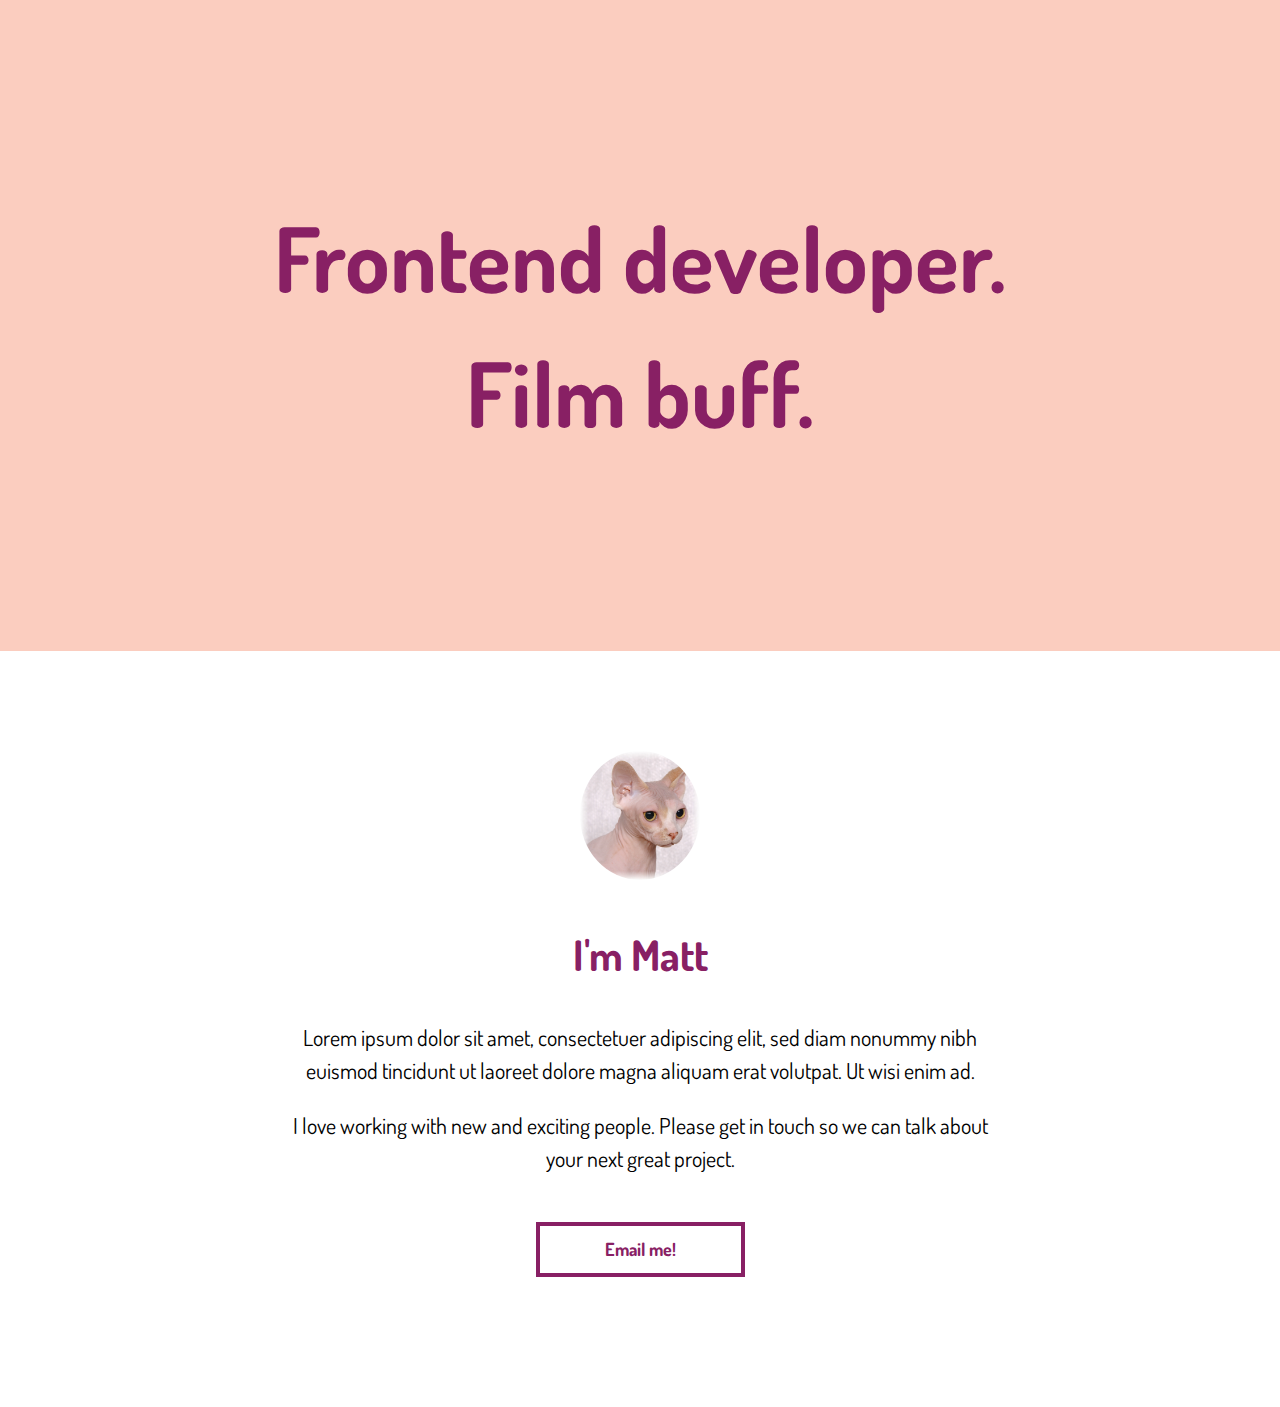
<file: portfolio-starter/index.html>
<!DOCTYPE html>
<html lang="en">
<head>
	<meta charset="UTF-8">
	<title>Coding 101</title>
	<link href="https://fonts.googleapis.com/css?family=Dosis:400,700" rel="stylesheet">
	<link rel="stylesheet" href="./css/styles.css">

</head>
<body>
	<header>
		
			<h1>Frontend developer.<br>Film buff.</h1>
	   
	</header>

	<section class="about">
		<div class="container">
			<img src="./images/cat.jpg" alt="Profile picture of Matt">
			<h2>I'm Matt</h2>
			<p>
				Lorem ipsum dolor sit amet, consectetuer adipiscing elit,
				sed diam nonummy nibh euismod tincidunt ut laoreet dolore
				magna aliquam erat volutpat. Ut wisi enim ad.
			</p>
	
			<p>
				I love working with new and exciting people. Please get in
				touch so we can talk about your next great project.
			</p>
			<a class="cta" href="mailto:matt@example.com">Email me!</a>
		</div>
	</section>
</body>
</html>
</file>
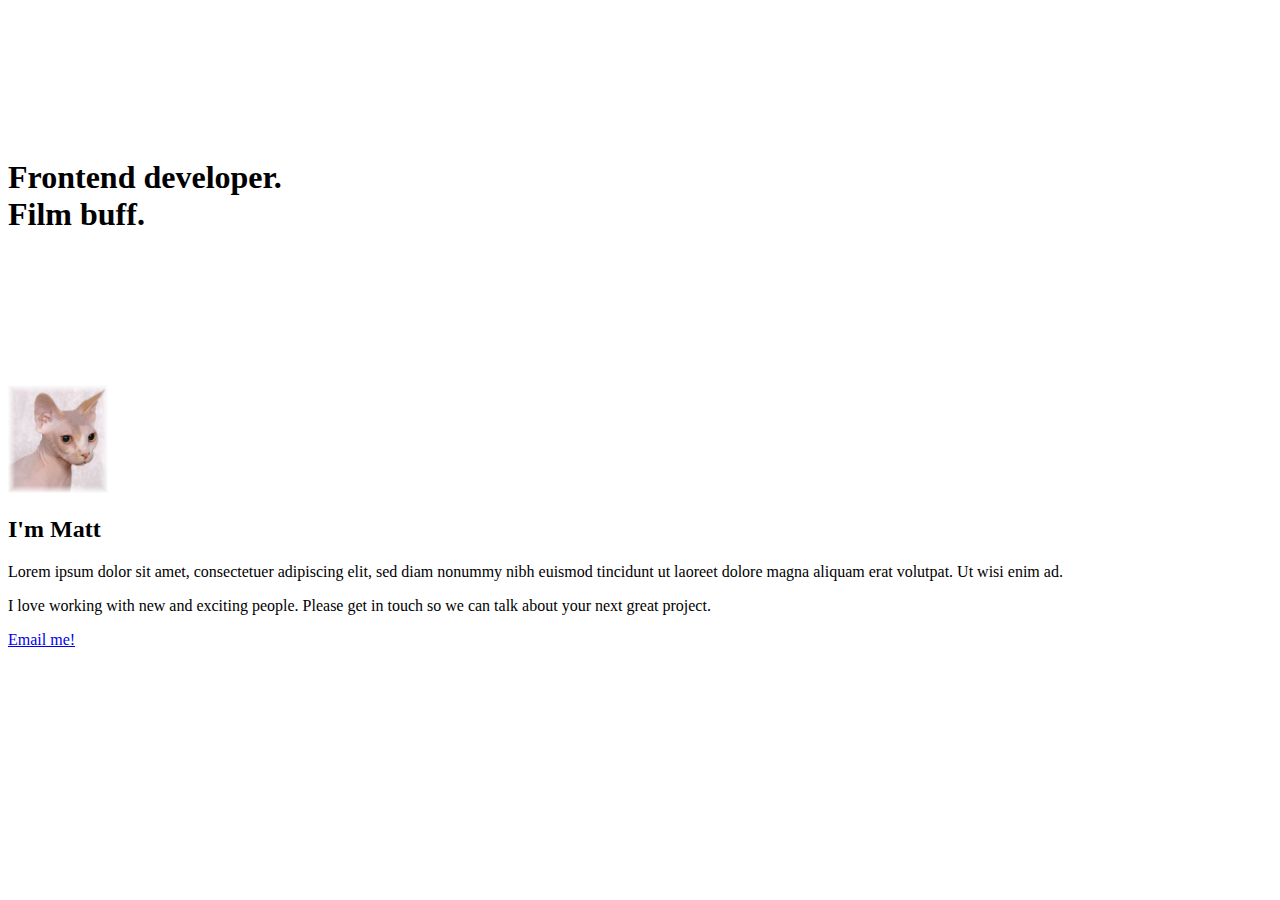
<file: portfolio-starter/images/Coding 101.htm>
<!DOCTYPE html>
<!-- saved from url=(0073)file:///Users/elin/Desktop/UXDI/starter-code/portfolio-starter/index.html -->
<html lang="en"><head><meta http-equiv="Content-Type" content="text/html; charset=UTF-8">
	
	<title>Coding 101</title>
	<link rel="stylesheet" href="./Coding 101_files/styles.css">
</head>
<body>
	<header>
		<h1>Frontend developer.<br>Film buff.</h1>
	</header>

	<section class="about">
		<img src="./Coding 101_files/cat.jpg" alt="Profile picture of Matt" width="100px">
		<h2>I'm Matt</h2>
		<p>
			Lorem ipsum dolor sit amet, consectetuer adipiscing elit,
			sed diam nonummy nibh euismod tincidunt ut laoreet dolore
			magna aliquam erat volutpat. Ut wisi enim ad.
		</p>

		<p>
			I love working with new and exciting people. Please get in
			touch so we can talk about your next great project.
		</p>
		<a class="cta" href="mailto:matt@example.com">Email me!</a>
	</section>


</body></html>
</file>
<file: portfolio-starter/css/styles.css>
/*
Purple = #882064
Soft red = #FBCDBF
*/

body{
	font-size: 22px;
	line-height: 1.5;
	text-align: center;
	font-family: 'Dosis', sans-serif;
	margin: 0;
}

.container {
	width: 720px;
	margin-left: auto;
	margin-right: auto;
	max-width: 90%;
}

h1{
	font-size: 90px;
}

h2{
	font-size: 42px;
}

h1, h2, .cta {
	color:#882064;
}

header{
	background-color: #FBCDBF;
	padding-top: 130px;
	padding-bottom: 130px;	
}

img {
	width:120px;
	border-radius: 50%;
}

.about{
	padding-top:100px;
	padding-bottom: 130px;
}

.cta{
	text-decoration: none;
	border: 4px solid;
	font-size: 18px;
	font-weight: bold;
	padding: 10px 65px;
	margin-top: 25px;
	display: inline-block;
}
</file>
<file: portfolio-starter/images/Coding 101_files/styles.css>
/*
Purple = #882064
Soft red = #FBCDBF
*/

header{
	padding-top: 130px;
	padding-bottom: 130px;
}
</file>
